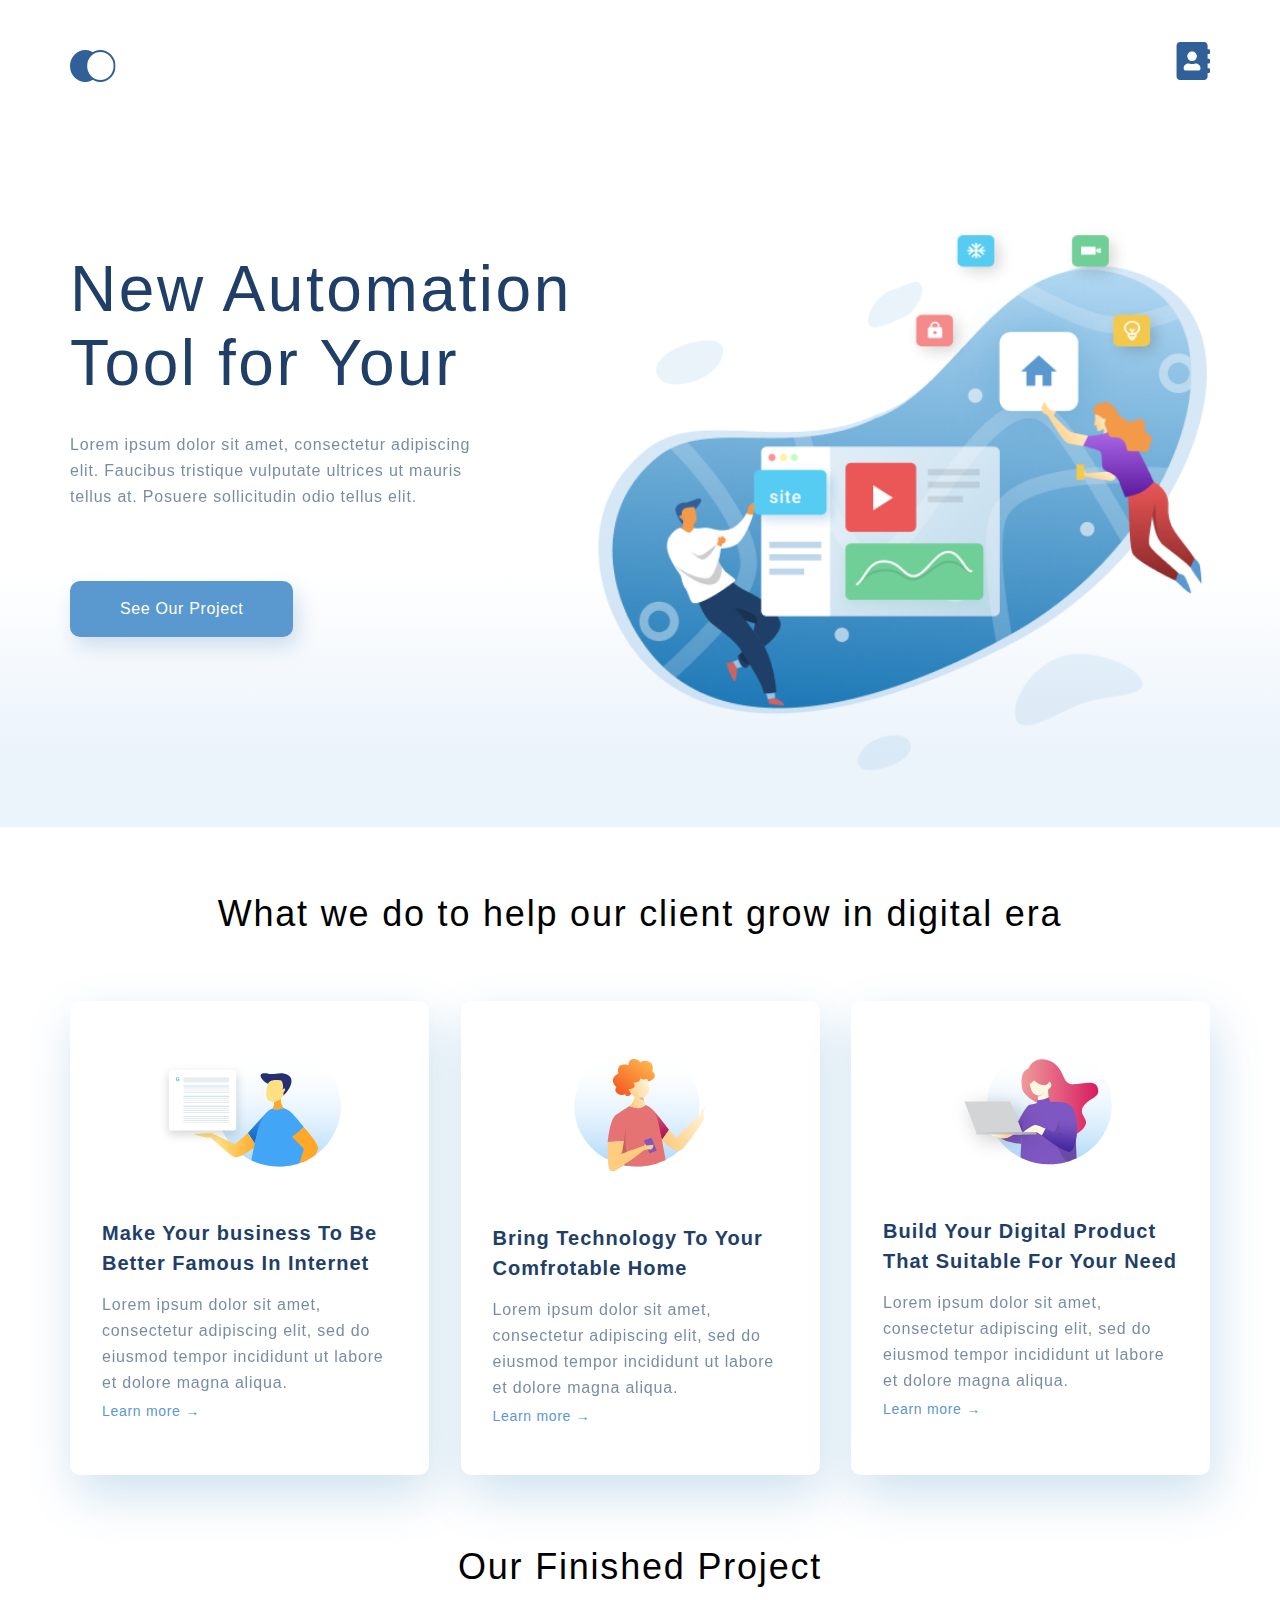
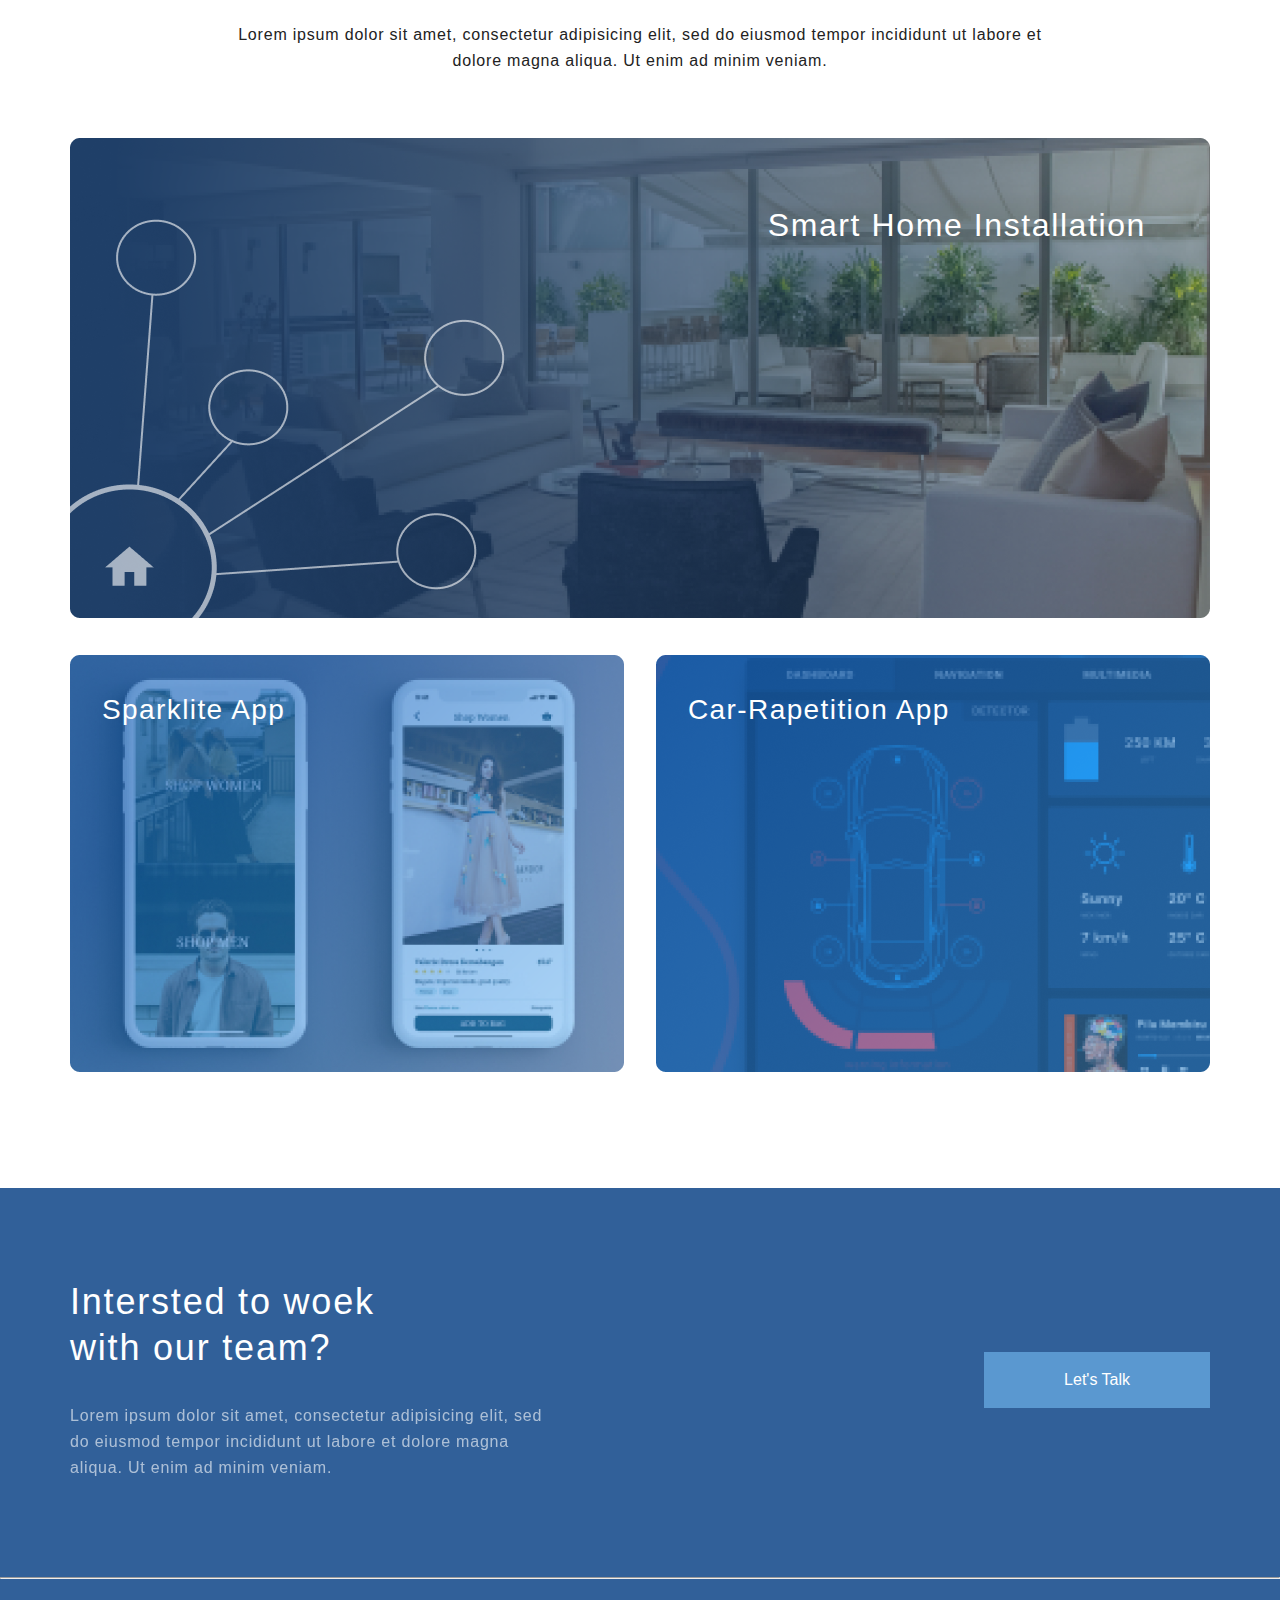
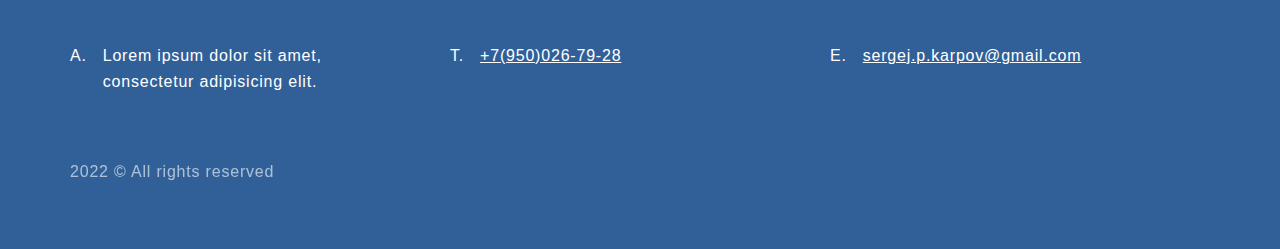
<file: index.html>
<!DOCTYPE html>
<html lang="en">

<head>
    <meta charset="UTF-8">
    <meta http-equiv="X-UA-Compatible" content="IE=edge">
    <meta name="viewport" content="width=device-width, initial-scale=1.0">
    <title>Document</title>
    <link rel="stylesheet" href="style.css">
    <link rel="stylesheet" href="normalize.css">
</head>

<body>
    <div class="header">
        <div class="container header-box">
            <div class="menu">
                <a href="index.html"><img src="img/logo.svg" alt="Logo"></a>
                <a href="contacts.html"><img src="img/Vector.svg" alt="Contacts"></a>
            </div>
            <div class="header__hello">
                <h1 class="heading">New Automation Tool for Your</h1>
                <p class="paragraf header__hello_text">Lorem ipsum dolor sit amet, consectetur adipiscing elit. Faucibus
                    tristique vulputate ultrices ut mauris tellus at. Posuere sollicitudin odio tellus elit.</p>
                <a class="header__buttom" href="#">See Our Project</a>
            </div>
        </div>
    </div>
    <div class="info container">
        <h3 class="heading3">What we do to help our client grow in digital era</h3>
        <div class="info__data">
            <div class="info__personal">
                <img class="info__img" src="img/card-1.svg" alt="card-1">
                <h4 class="heading4">Make Your business To Be
                    Better Famous In Internet</h4>
                <p class="paragraf">Lorem ipsum dolor sit amet, consectetur adipiscing elit, sed do eiusmod tempor
                    incididunt ut labore et dolore magna aliqua. </p>
                <a class="info__link" href="#">Learn more &rarr;</a>
            </div>
            <div class="info__personal">
                <img class="info__img" src="img/card-2.svg" alt="card-2">
                <h4 class="heading4">Bring Technology To Your
                    Comfrotable Home</h4>
                <p class="paragraf">Lorem ipsum dolor sit amet, consectetur adipiscing elit, sed do eiusmod tempor
                    incididunt ut labore et dolore magna aliqua. </p>
                <a class="info__link" href="#">Learn more &rarr;</a>
            </div>
            <div class="info__personal">
                <img class="info__img" src="img/card-3.svg" alt="card-3">
                <h4 class="heading4">Build Your Digital Product
                    That Suitable For Your Need</h4>
                <p class="paragraf">Lorem ipsum dolor sit amet, consectetur adipiscing elit, sed do eiusmod tempor
                    incididunt ut labore et dolore magna aliqua. </p>
                <a class="info__link" href="#">Learn more &rarr;</a>
            </div>
        </div>
    </div>
    <div class="project container">
        <h3 class="heading3">Our Finished Project</h3>
        <p class="paragraf paragraf_project">Lorem ipsum dolor sit amet, consectetur adipisicing elit, sed do eiusmod
            tempor incididunt ut labore et dolore magna aliqua. Ut enim ad minim veniam.</p>
        <div class="project__item">
            <img class="project__img" src="img/img-1.png" alt="photo-1">
            <p class="project__text project__text_1">Smart Home Installation</p>
        </div>
        <div class="project__parent">
            <div class="project__item project__item_margin">
                <img class="project__img" src="img/img-2.png" alt="photo-2">
                <p class="project__text project__text_2">Sparklite App</p>
            </div>
            <div class="project__item">
                <img class="project__img" src="img/img-3.png" alt="photo-3">
                <p class="project__text project__text_2">Car-Rapetition App</p>
            </div>
        </div>
    </div>
    <div class="footer">
        <div class="container">
            <div class="footer__contents">
                <div class="footer__wish">
                    <h3 class="heading3 heading3-wight">Intersted to woek with our team?</h3>
                    <p class="paragraf paragraf-wight">Lorem ipsum dolor sit amet, consectetur adipisicing elit, sed do
                        eiusmod
                        tempor incididunt ut labore et dolore magna aliqua. Ut enim ad minim veniam.</p>
                </div>
                <a href="#" class="footer__bottom">Let's Talk</a>
            </div>
        </div>
        <hr>
        <div class="container">
            <div class="footer__links">
                <ul class="footer__link">
                    <li class="footer__list footer__list:first-child::before">
                        <p>Lorem ipsum dolor sit amet, consectetur adipisicing elit.</p>
                    </li>
                    <li class="footer__list footer__list:nth-of-type(2)::before">
                        <a class="footer__color" href="tel:+7-950-026-79-28">+7(950)026-79-28</a>
                    </li>
                    <li class="footer__list footer__list:nth-of-type(3)::before">
                        <a class="footer__color" href="mailto:sergej.p.karpov@gmail.com"
                            target="blank">sergej.p.karpov@gmail.com</a>
                    </li>
                </ul>
                <div class="footer__copyright">
                    <p class="paragraf paragraf__copy">2022 &copy; All rights reserved</p>
                </div>
            </div>
        </div>
    </div>

</body>

</html>
</file>
<file: style.css>
* {
  margin: 0;
  padding: 0;
}

body {
  font-family: sans-serif;
}

.container {
  max-width: 1140px;
  margin: 0 auto;
}

.header-box {
  display: -webkit-box;
  display: -ms-flexbox;
  display: flex;
  -webkit-box-orient: vertical;
  -webkit-box-direction: normal;
      -ms-flex-direction: column;
          flex-direction: column;
  height: 100%;
}

.header {
  min-height: 768px;
  background: -webkit-gradient(linear, left bottom, left top, color-stop(8.84%, #EBF3FB), color-stop(31.12%, rgba(152, 195, 232, 0)));
  background: linear-gradient(0deg, #EBF3FB 8.84%, rgba(152, 195, 232, 0) 31.12%);
}

.paragraf {
  font-size: 16px;
  line-height: 26px;
  color: #1F3F68;
  font-weight: 400;
  letter-spacing: 0.05em;
  opacity: 0.6;
}

.heading {
  width: 510px;
  font-size: 64px;
  font-weight: 300;
  line-height: 74px;
  letter-spacing: 0.04em;
  color: #1F3F68;
  margin-bottom: 32px;
}

.header__buttom {
  font-weight: 400;
  font-size: 16px;
  line-height: 26px;
  text-align: center;
  letter-spacing: 0.04em;
  color: #FFFFFF;
  background: #5A98D0;
  -webkit-box-shadow: 5px 10px 20px rgba(53, 110, 173, 0.2);
          box-shadow: 5px 10px 20px rgba(53, 110, 173, 0.2);
  border-radius: 10px;
  padding: 15px 50px;
  text-decoration: none;
  display: inline-block;
  margin-top: 71px;
}

.heading2 {
  font-weight: 500;
  font-size: 44px;
  line-height: 74px;
  text-align: center;
  letter-spacing: 0.04em;
  color: #FFFFFF;
  padding-top: 162px;
  margin-bottom: 16px;
}

.heading3 {
  font-size: 36px;
  text-align: center;
  font-weight: 300;
  line-height: 46px;
  letter-spacing: 0.05em;
  color: #000000;
}

.heading3-wight {
  width: 340px;
  text-align: left;
  font-weight: 400;
  color: #FFFFFF;
  margin-bottom: 32px;
}

.heading4 {
  font-size: 20px;
  line-height: 30px;
  color: #1F3F68;
  letter-spacing: 0.05em;
  margin-bottom: 14px;
}

.heading4_message {
  font-weight: 500;
  letter-spacing: 0.04em;
}

.entryfield {
  -webkit-box-sizing: border-box;
          box-sizing: border-box;
  border-radius: 10px;
  font-weight: 400;
  font-size: 16px;
  line-height: 30px;
  letter-spacing: 0.04em;
  color: #1F3F68;
  opacity: 0.2;
}

.submitbottom {
  background: #5A98D0;
  -webkit-box-shadow: 5px 20px 50px rgba(16, 112, 177, 0.2);
          box-shadow: 5px 20px 50px rgba(16, 112, 177, 0.2);
  border-radius: 10px;
  font-weight: 500;
  font-size: 16px;
  line-height: 26px;
  text-align: center;
  color: #FFFFFF;
  text-transform: uppercase;
  margin-top: 72px;
  padding: 23px 155px;
  text-decoration: none;
  display: inline-block;
}

.menu {
  padding-top: 42px;
  display: -webkit-box;
  display: -ms-flexbox;
  display: flex;
  -webkit-box-pack: justify;
      -ms-flex-pack: justify;
          justify-content: space-between;
}

.menu__contacts {
  margin-top: -435px;
}

.header__hello {
  padding-top: 115px;
  -webkit-box-flex: 1;
      -ms-flex-positive: 1;
          flex-grow: 1;
  background-image: url(img/illustration.png);
  background-repeat: no-repeat;
  background-position: right 130px;
  background-size: 54%;
  padding-bottom: 190px;
}

.header__hello_text {
  width: 425px;
}

.info {
  padding-top: 64px;
}

.info__data {
  padding-top: 64px;
  display: -webkit-box;
  display: -ms-flexbox;
  display: flex;
  -webkit-box-pack: justify;
      -ms-flex-pack: justify;
          justify-content: space-between;
  padding-bottom: 64px;
}

.info__personal {
  padding: 44px 32px;
  width: 359px;
  -webkit-box-sizing: border-box;
          box-sizing: border-box;
  background: #FFFFFF;
  -webkit-box-shadow: 5px 20px 50px rgba(16, 112, 177, 0.2);
          box-shadow: 5px 20px 50px rgba(16, 112, 177, 0.2);
  border-radius: 10px;
  display: -webkit-box;
  display: -ms-flexbox;
  display: flex;
  -webkit-box-orient: vertical;
  -webkit-box-direction: normal;
      -ms-flex-direction: column;
          flex-direction: column;
}

.info__img {
  -ms-flex-item-align: center;
      -ms-grid-row-align: center;
      align-self: center;
  margin-bottom: 51px;
}

.info__link {
  font-weight: 400;
  font-size: 14px;
  line-height: 30px;
  letter-spacing: 0.05em;
  color: #5A98D0;
  text-decoration: none;
}

.project {
  text-align: center;
  margin-top: 5px;
}

.project__parent {
  display: -webkit-box;
  display: -ms-flexbox;
  display: flex;
  -webkit-box-pack: justify;
      -ms-flex-pack: justify;
          justify-content: space-between;
  margin-top: 32px;
}

.paragraf_project {
  width: 75%;
  margin: 32px auto 64px;
  color: #222222;
  opacity: 1;
  text-align: center;
}

.project__img {
  width: 100%;
}

.project__item {
  position: relative;
  -webkit-box-flex: 1;
      -ms-flex-positive: 1;
          flex-grow: 1;
}

.project__item_margin {
  margin-right: 32px;
}

.project__text {
  font-weight: 400;
  font-size: 32px;
  line-height: 46px;
  text-align: right;
  letter-spacing: 0.05em;
  color: #FFFFFF;
  position: absolute;
  z-index: 1;
  top: 64px;
}

.project__text_1 {
  right: 64px;
}

.project__text_2 {
  font-size: 28px;
  top: 32px;
  left: 32px;
}

.footer {
  margin-top: 112px;
  background-color: #316099;
  padding-top: 91px;
  padding-bottom: 64px;
}

.footer__contents {
  display: -webkit-box;
  display: -ms-flexbox;
  display: flex;
  -webkit-box-pack: justify;
      -ms-flex-pack: justify;
          justify-content: space-between;
  -webkit-box-align: center;
      -ms-flex-align: center;
          align-items: center;
  padding-bottom: 96px;
}

.paragraf-wight {
  color: #FFFFFF;
  width: 495px;
}

.footer__bottom {
  font-weight: 400;
  font-size: 16px;
  line-height: 26px;
  text-align: center;
  color: #FFFFFF;
  padding: 15px 80px;
  background-color: #5A98D0;
  text-decoration: none;
}

.hr {
  opacity: 0.4;
}

.footer__links {
  display: -webkit-box;
  display: -ms-flexbox;
  display: flex;
  -webkit-box-orient: vertical;
  -webkit-box-direction: normal;
      -ms-flex-direction: column;
          flex-direction: column;
  margin-top: 64px;
}

.footer__list {
  font-weight: 400;
  font-size: 16px;
  line-height: 26px;
  letter-spacing: 0.05em;
  color: #FFFFFF;
  list-style-type: none;
  display: -webkit-box;
  display: -ms-flexbox;
  display: flex;
  -webkit-box-flex: 1;
      -ms-flex-positive: 1;
          flex-grow: 1;
  -ms-flex-preferred-size: 33.3333%;
      flex-basis: 33.3333%;
  margin-right: 32px;
}

.footer__color {
  color: #FFFFFF;
}

.footer__list:first-child::before {
  content: 'A.';
  display: block;
  margin-right: 16px;
}

.footer__list:nth-of-type(2)::before {
  content: 'T.';
  display: block;
  margin-right: 16px;
}

.footer__list:nth-of-type(3)::before {
  content: 'E.';
  display: block;
  margin-right: 16px;
}

.footer__copyright {
  margin-top: 64px;
}

.paragraf__copy {
  color: #FFFFFF;
}

.contact {
  margin-top: 18px;
  height: 471px;
  background: linear-gradient(253.6deg, #98D0FC 2.46%, #3481D7 93.24%);
  background-image: url(/img/contacts-title.png);
  background-repeat: no-repeat;
  background-position: center center;
}

.form-message {
  padding: 56px;
  width: 40%;
  background: #FFFFFF;
  -webkit-box-shadow: 5px 10px 50px rgba(16, 112, 177, 0.2);
          box-shadow: 5px 10px 50px rgba(16, 112, 177, 0.2);
  border-radius: 10px;
  /*flex-grow: 1;*/
  display: -webkit-box;
  display: -ms-flexbox;
  display: flex;
  -webkit-box-orient: vertical;
  -webkit-box-direction: normal;
      -ms-flex-direction: column;
          flex-direction: column;
  -webkit-box-align: start;
      -ms-flex-align: start;
          align-items: flex-start;
}

.map {
  margin-top: 96px;
  -ms-flex-item-align: center;
      -ms-grid-row-align: center;
      align-self: center;
  max-width: 940px;
}

.footer__link {
  display: -webkit-box;
  display: -ms-flexbox;
  display: flex;
  -webkit-box-pack: justify;
      -ms-flex-pack: justify;
          justify-content: space-between;
}

.contact-container {
  display: -webkit-box;
  display: -ms-flexbox;
  display: flex;
  -webkit-box-pack: justify;
      -ms-flex-pack: justify;
          justify-content: space-between;
  max-width: 940px;
}

.our-contacts {
  padding-top: 50px;
  display: -webkit-box;
  display: -ms-flexbox;
  display: flex;
  -webkit-box-orient: vertical;
  -webkit-box-direction: normal;
      -ms-flex-direction: column;
          flex-direction: column;
}

.our-contacts__phone {
  list-style-type: none;
}

.our-contacts__img {
  -ms-flex-item-align: center;
      -ms-grid-row-align: center;
      align-self: center;
}

.heading4-address {
  margin-top: 56px;
  margin-bottom: 24px;
}

.heading4-phone {
  margin-top: 40px;
  margin-bottom: 24px;
}

/*.paragraf-phone {
    margin-bottom: 40px;
}*/
.paragraf-address {
  display: block;
  max-width: 299px;
}

.paragraf_contact {
  width: 55%;
  text-align: center;
  color: rgba(255, 255, 255, 0.6);
  margin: 0 auto 106px;
}

@media screen and (max-width: 1024px) {
  /* adaptiv block-1 */
  .container {
    padding-left: 32px;
    padding-right: 32px;
  }
  .menu {
    padding-top: 36px;
  }
  .header__hello {
    padding-top: 120px;
    background-position: right bottom;
  }
  /* adaptiv block-2 */
  .info__data {
    -webkit-box-orient: vertical;
    -webkit-box-direction: normal;
        -ms-flex-direction: column;
            flex-direction: column;
    -webkit-box-align: center;
        -ms-flex-align: center;
            align-items: center;
  }
  .info__personal {
    margin-bottom: 32px;
  }
  /* adaptiv block-4 */
  .footer__links {
    margin-top: 64px;
    padding-left: 92px;
    padding-right: 92px;
  }
  .footer__link {
    -webkit-box-orient: vertical;
    -webkit-box-direction: normal;
        -ms-flex-direction: column;
            flex-direction: column;
  }
  .footer {
    padding: 47px 0 64px;
    margin-top: 109px;
  }
  .footer__bottom {
    padding: 3px 34px;
  }
  .footer__list {
    margin-bottom: 25px;
    margin-right: 0;
  }
  .footer__list:last-of-type {
    margin-bottom: 0;
  }
  .paragraf-wight {
    width: 336px;
  }
  .footer__contents {
    padding: 0 92px 64px;
  }
  .hr {
    width: 100vw;
  }
}

@media screen and (max-width: 667px) {
  /* adaptiv block-1 */
  .container {
    padding-left: 16px;
    padding-right: 16px;
  }
  .heading {
    width: 100%;
    font-size: 32px;
    line-height: 38px;
    text-align: center;
    margin-bottom: 12px;
  }
  .header__hello_text {
    width: 100%;
    text-align: center;
  }
  .menu {
    padding-top: 24px;
  }
  .header__hello {
    padding-top: 36px;
    background-position: right bottom;
    display: -webkit-box;
    display: -ms-flexbox;
    display: flex;
    -webkit-box-orient: vertical;
    -webkit-box-direction: normal;
        -ms-flex-direction: column;
            flex-direction: column;
    -webkit-box-align: center;
        -ms-flex-align: center;
            align-items: center;
    background-image: none;
    padding-bottom: 41px;
    -webkit-box-sizing: border-box;
            box-sizing: border-box;
  }
  .header__buttom {
    font-size: 12px;
    padding: 1px 8px;
    text-decoration: none;
    display: inline-block;
    margin-top: 32px;
  }
  .header {
    min-height: 376px;
  }
  /* adaptiv block-2 */
  .heading3 {
    font-size: 24px;
    line-height: 28px;
    text-align: center;
  }
  .info {
    padding-top: 48px;
    margin-top: 0;
  }
  .info__data {
    padding-top: 32px;
    padding-bottom: 45px;
  }
  .info__personal {
    width: 100%;
  }
  /* adaptiv block-3 */
  .heading3 {
    font-size: 24px;
    line-height: 28px;
  }
  .project__text {
    font-size: 16px;
    line-height: 19px;
    top: 16px;
  }
  .project__text_1 {
    right: 16px;
  }
  .project__text_2 {
    font-size: 16px;
    line-height: 19px;
    top: 16px;
    left: 16px;
  }
  .project__parent {
    -webkit-box-orient: vertical;
    -webkit-box-direction: normal;
        -ms-flex-direction: column;
            flex-direction: column;
    margin-top: 16px;
  }
  .project__item_margin {
    margin-right: 0;
    margin-bottom: 16px;
  }
  .paragraf_project {
    margin-bottom: 82px;
  }
  /* adaptiv block-4 */
  .paragraf__copy {
    text-align: center;
  }
  .footer {
    padding: 18px 0 32px;
    margin-top: 64px;
  }
  .footer__link {
    -webkit-box-pack: start;
        -ms-flex-pack: start;
            justify-content: flex-start;
  }
  .footer__contents {
    -webkit-box-orient: vertical;
    -webkit-box-direction: normal;
        -ms-flex-direction: column;
            flex-direction: column;
    padding: 18px 0 41px;
    margin-top: 0;
  }
  .footer__bottom {
    margin-top: 40px;
  }
  .paragraf-wight {
    width: 100%;
    text-align: center;
  }
  .heading3-wight {
    width: 70%;
    display: block;
    -ms-flex-item-align: center;
        -ms-grid-row-align: center;
        align-self: center;
  }
  .footer__list {
    line-height: 19px;
  }
  .footer__links {
    margin-top: 32px;
    padding-left: 0;
    padding-right: 0;
  }
  .footer__copyright {
    margin-top: 37px;
  }
  .footer__wish {
    display: -webkit-box;
    display: -ms-flexbox;
    display: flex;
    -webkit-box-orient: vertical;
    -webkit-box-direction: normal;
        -ms-flex-direction: column;
            flex-direction: column;
    -webkit-box-align: center;
        -ms-flex-align: center;
            align-items: center;
  }
}
/*# sourceMappingURL=style.css.map */
</file>
